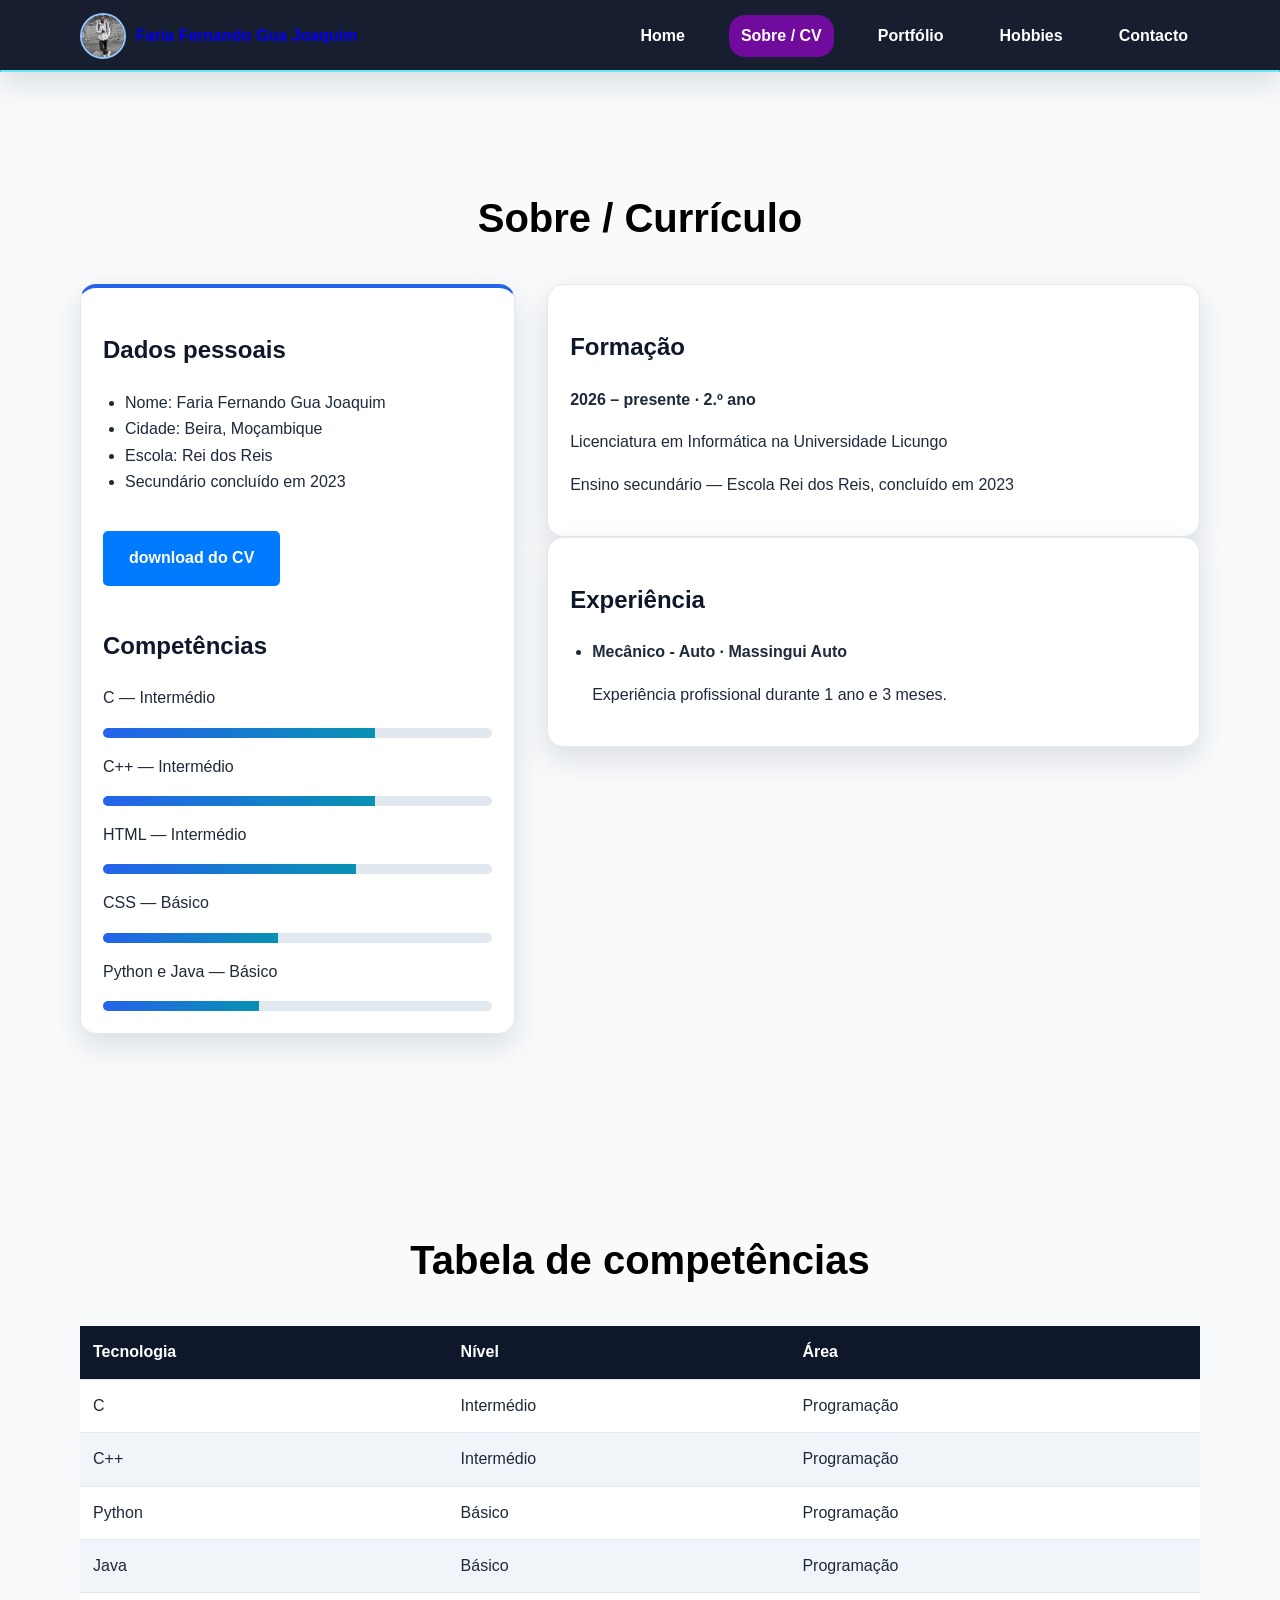
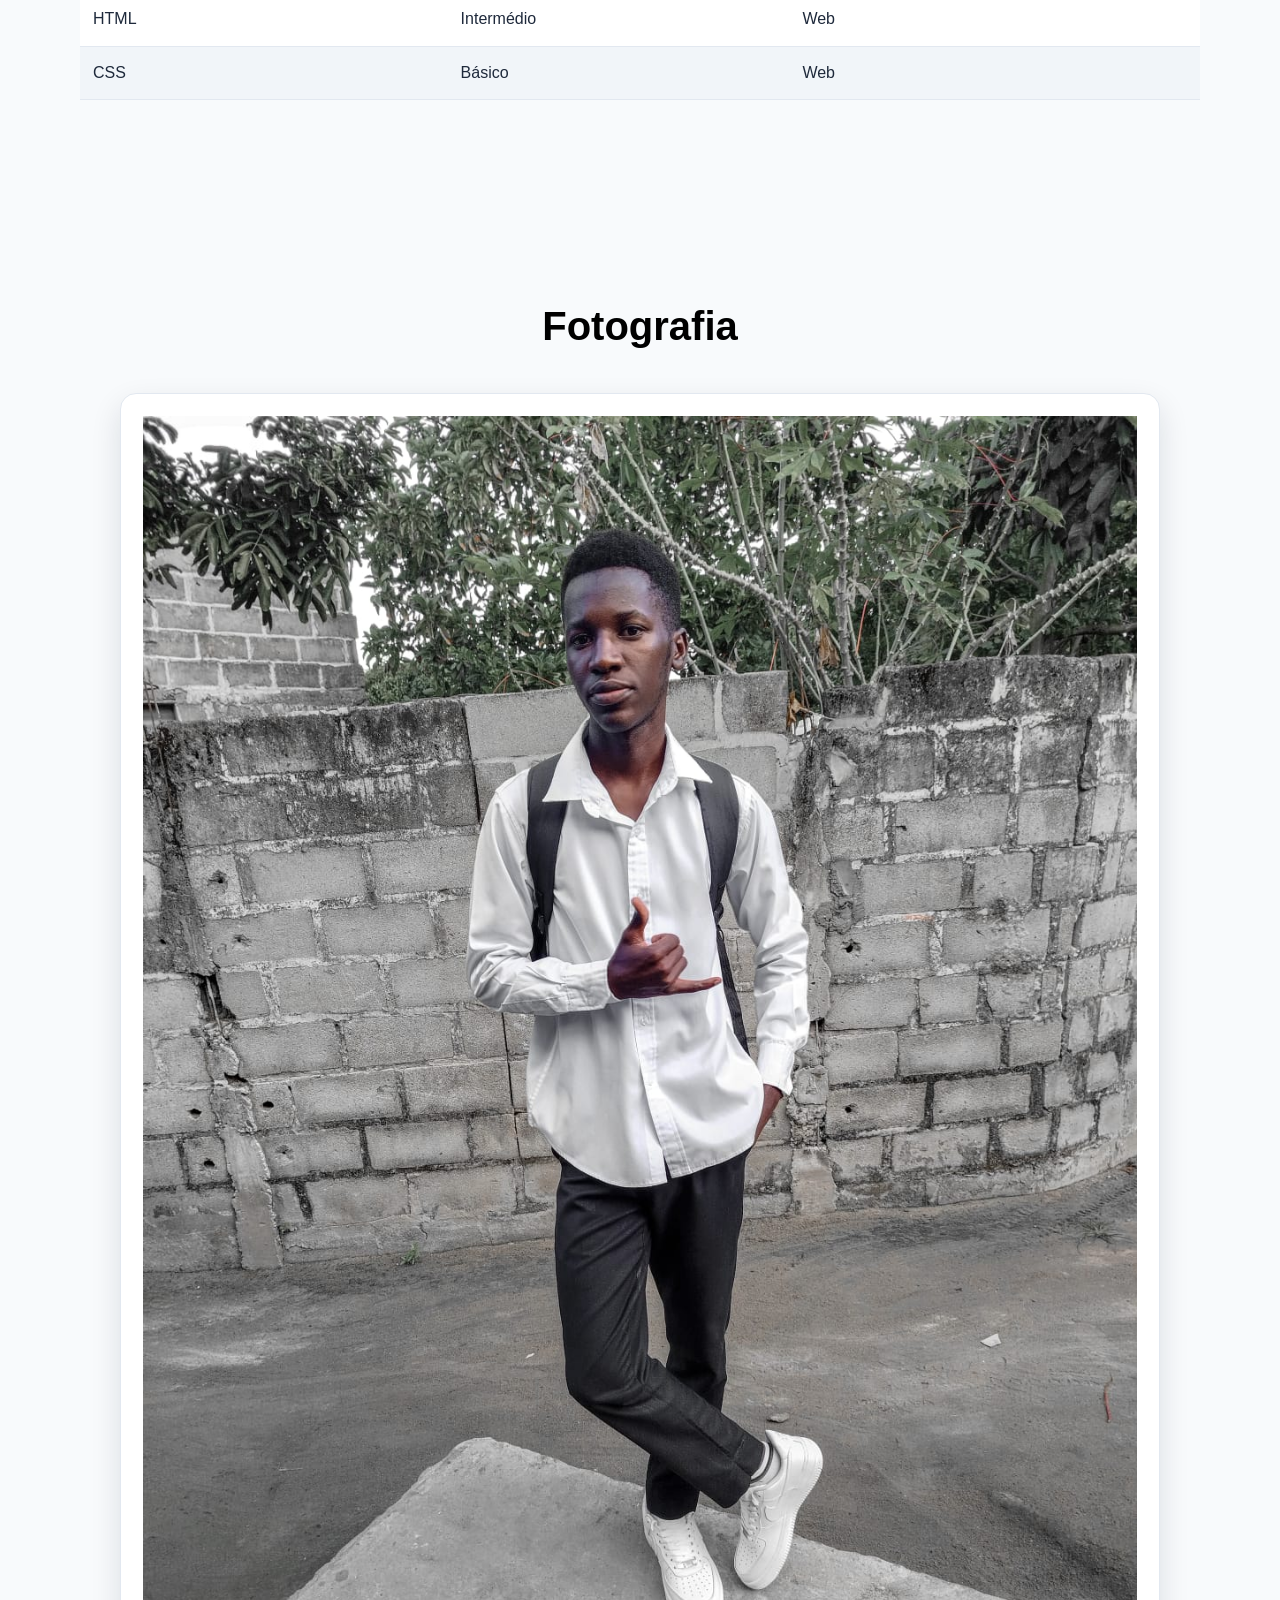
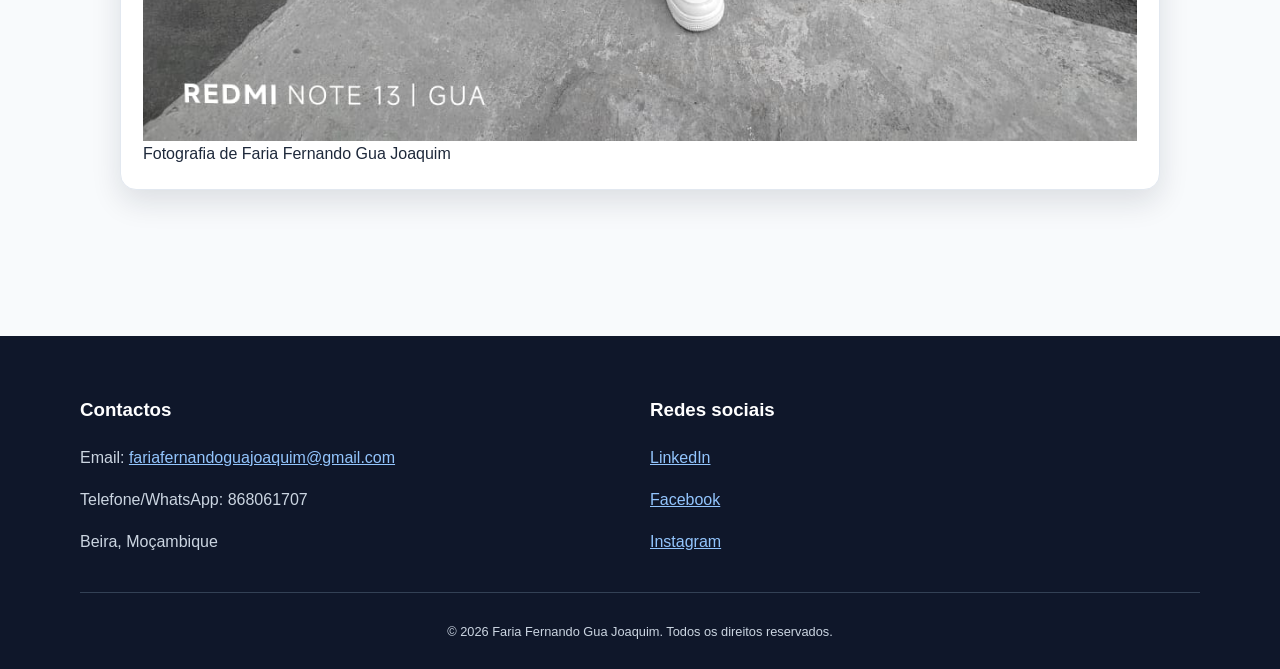
<file: about.html>
<!DOCTYPE html>
<html lang="pt">
    <head>
        <meta charset="UTF-8">
        <meta name="viewport" content="width=device-width, initial-scale=1.0">
        <title>Sobre / Currículo | Faria Fernando Gua Joaquim </title>
        <link rel="stylesheet" href="css/estilo.css">
        <link rel="stylesheet" href="css/responsivo.css">
    </head>
<body>
    <header>
        <div class="container topo">
            <a class="marca" href="index.html">
                <img src="assets/img/perfil2.jpeg" alt="Fotografia de Faria Fernando Gua Joaquim">
                <span>Faria Fernando Gua Joaquim</span>
            </a>
            <nav class="menu" aria-label="Menu principal">
                <a class="" href="index.html">Home</a>
                <a class="active" href="about.html">Sobre / CV</a>
                <a class="" href="portfolio.html">Portfólio</a>
                <a class="" href="hobbies.html">Hobbies</a>
                <a class="" href="contact.html">Contacto</a>
            </nav>
        </div> 
    </header>
    <main>
        <section class="secao container">
            <h1 class="titulo">Sobre / Currículo</h1>
            <div class="cv">
                <aside class="card">
                    <h2>Dados pessoais</h2>
                    <ul>
                        <li>Nome: Faria Fernando Gua Joaquim</li>
                        <li>Cidade: Beira, Moçambique</li>
                        <li>Escola: Rei dos Reis</li>
                        <li>Secundário concluído em 2023</li>
                    </ul>
                    <a href="assets/ficheiros/CV_Faria_Fernando_Gua_Joaquim.pdf" download class="botao-download">
                        download do CV
                    </a>
                    <h2>Competências</h2>
                    <p>C — Intermédio</p>
                    <div class="barra">
                        <span style="--nivel:70%"></span>
                    </div>
                    <p>C++ — Intermédio</p>
                    <div class="barra">
                        <span style="--nivel:70%"></span>
                    </div>
                    <p>HTML — Intermédio</p>
                    <div class="barra">
                        <span style="--nivel:65%"></span>
                    </div>
                    <p>CSS — Básico</p>
                    <div class="barra">
                        <span style="--nivel:45%"></span>
                    </div>
                    <p>Python e Java — Básico</p>
                    <div class="barra">
                        <span style="--nivel:40%"></span>
                    </div>
                </aside>
                <section>
                    <article class="card">
                       <h2>Formação</h2>
                       <p><strong>2026 – presente · 2.º ano</strong></p>
                       <p>Licenciatura em Informática na Universidade Licungo</p>
                       <p>Ensino secundário — Escola Rei dos Reis, concluído em 2023</p>
                    </article>
                    <article class="card">
                        <h2>Experiência</h2>
                        <ul>
                            <li><strong>Mecânico - Auto · Massingui Auto</strong>
                                <p>Experiência profissional durante 1 ano e 3 meses.</p>
                            </li>
                        </ul>
                    </article>
                </section>
            </div>
        </section>
    <section class="secao container">
        <h2 class="titulo">Tabela de competências</h2>
        <div style="overflow-x:auto">
            <table>
                <thead>
                    <tr>
                        <th>Tecnologia</th>
                        <th>Nível</th>
                        <th>Área</th>
                    </tr>
                </thead>
                <tbody>
                    <tr>
                        <td>C</td>
                        <td>Intermédio</td>
                        <td>Programação</td>
                    </tr>
                    <tr>
                        <td>C++</td>
                        <td>Intermédio</td>
                        <td>Programação</td>
                    </tr>
                    <tr>
                        <td>Python</td>
                        <td>Básico</td>
                        <td>Programação</td>
                    </tr>
                    <tr>
                        <td>Java</td>
                        <td>Básico</td>
                        <td>Programação</td>
                    </tr>
                    <tr>
                        <td>HTML</td>
                        <td>Intermédio</td>
                        <td>Web</td>
                    </tr>
                    <tr>
                        <td>CSS</td>
                        <td>Básico</td>
                        <td>Web</td>
                    </tr>
                </tbody>
            </table>
        </div>
    </section>
    <section class="secao container">
    <h2 class="titulo">Fotografia</h2>
    <figure class="card">
        <img src="assets/img/perfil2.jpeg" alt="Fotografia de Faria Fernando Gua Joaquim">
        <figcaption>Fotografia de Faria Fernando Gua Joaquim</figcaption>
    </figure>
    </section>
    </main>
    <footer>
        <div class="container rodape">
            <section>
                <h3>Contactos</h3>
                <p>Email: <a href="mailto:fariafernandoguajoaquim@gmail.com">fariafernandoguajoaquim@gmail.com</a></p>
                <p>Telefone/WhatsApp: 868061707</p>
                <p>Beira, Moçambique</p>
            </section>
            <section>
                <h3>Redes sociais</h3>

                <p><a href="https://www.linkedin.com/in/faria-fernando-gua-joaquim-1b0b4b1b3/" target="_blank">LinkedIn</a></p>
                <p><a href="https://www.facebook.com/Faria.Fernando.26" target="_blank">Facebook</a></p>
                <p><a href="https://www.instagram.com/fariafernandogua" target="_blank">Instagram</a></p>
            </section>
        </div>
        <div class="container fim">
            <p>&copy; 2026 Faria Fernando Gua Joaquim. Todos os direitos reservados.</p>
        </div>
    </footer>
</body>
</html>
</file>
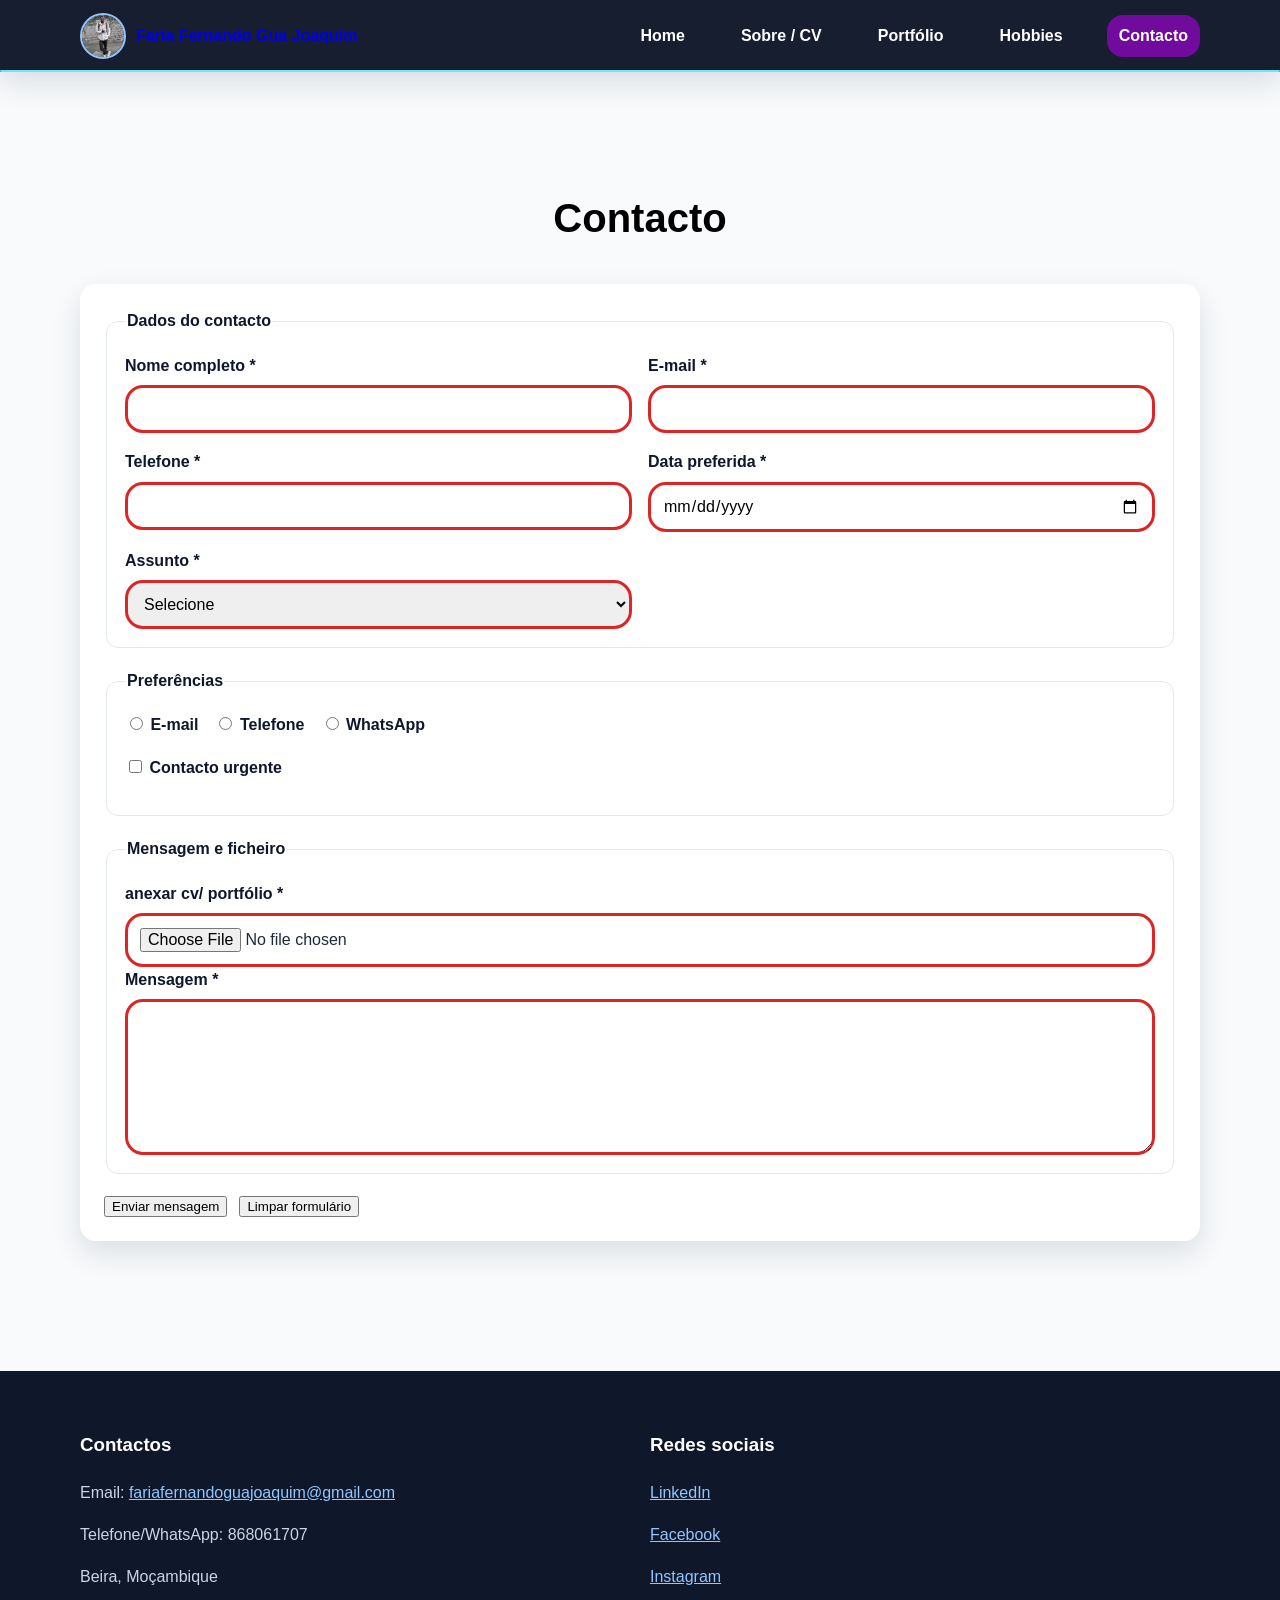
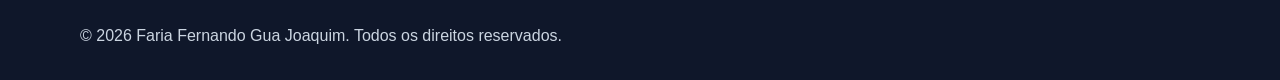
<file: contact.html>
<!DOCTYPE html>
<html lang="pt">
<head>
    <meta charset="UTF-8">
    <meta name="viewport" content="width=device-width, initial-scale=1.0">
    <title>Contacto | Faria Fernando Gua Joaquim</title>
    <link rel="stylesheet" href="css/estilo.css">
    <link rel="stylesheet" href="css/responsivo.css">   
</head>
<body>
    <header>
        <div class="container topo">
            <a class="marca" href="index.html">
                <img src="assets/img/perfil2.jpeg" alt="Fotografia de Faria Fernando Gua Joaquim">
                <span>Faria Fernando Gua Joaquim</span>
            </a>

            <nav class="menu" aria-label="Menu principal">
                <a class="" href="index.html">Home</a>
                <a class="" href="about.html">Sobre / CV</a>
                <a class="" href="portfolio.html">Portfólio</a>
                <a class="" href="hobbies.html">Hobbies</a>
                <a class="active" href="contact.html">Contacto</a>
            </nav>
        </div>
    </header>
    <main>
        <section class="secao container">
            <h1 class="titulo">Contacto</h1>
            <form action="mailto:fariafernandoguajoaquim@gmail.com" method="post" enctype="text/plain">
                <fieldset>
                    <legend>Dados do contacto</legend>
                    <div class="form-grid duas">
                        <div class="campo">
                            <label for="nome">Nome completo *</label>
                            <input id="nome" name="nome" type="text" required minlength="3" maxlength="80">
                        </div>
                        <div class="campo">
                            <label for="email">E-mail *</label>
                            <input id="email" name="email" type="email" required>
                        </div>
                        <div class="campo">
                            <label for="telefone">Telefone *</label>
                            <input id="telefone" name="telefone" type="tel" required pattern="[0-9 +()-]{9,20}">
                        </div>
                        <div class="campo">
                            <label for="data">Data preferida *</label>
                            <input id="data" name="data" type="date" required>
                        </div>
                        <div class="campo">
                            <label for="assunto">Assunto *</label>
                                <select id="assunto" name="assunto" required>
                                    <option value="">Selecione</option>
                                    <option>Projeto Web</option>
                                    <option>Programação</option>
                                    <option>Oportunidade profissional</option>
                                </select>
                            </div>
                        </div>
                    </fieldset>
                    <fieldset>
                        <legend>Preferências</legend>
                        <div class="opcoes">
                            <label>
                                <input type="radio" name="contacto" value="email" required> E-mail
                            </label>
                            <label>
                                <input type="radio" name="contacto" value="telefone" required> Telefone
                            </label>
                            <label>
                                <input type="radio" name="contacto" value="whatsapp" required> WhatsApp
                            </label>
                        </div>
                        <p>
                            <label>
                                <input type="checkbox" name="urgente" value="sim"> Contacto urgente
                            </label>
                        </p>
                    </fieldset>
                    <fieldset>
                        <legend>Mensagem e ficheiro</legend>
                        <div class="campo">
                            <label for="mensagem">anexar cv/ portfólio *</label>
                            <input id="ficheiro" name="ficheiro" type="file" accept=".pdf,.doc,.docx" required>
                        </div>
                        <div class="campo">
                            <label for="mensagem">Mensagem *</label>
                            <textarea id="mensagem" name="mensagem" rows="7" required minlength="10" maxlength="1000"></textarea>
                        </div>
                    </fieldset>
                    <div class="botoes">
                        <button classe="btn primario" type="submit">Enviar mensagem</button>
                        <button classe="btn secundario" type="reset">Limpar formulário</button>
                    </div>
                </form>
            </section>
        </main> 
    <footer>
        <div class="container rodape">
            <section>
                <h3>Contactos</h3>
                <p>Email: <a href="mailto:fariafernandoguajoaquim@gmail.com">fariafernandoguajoaquim@gmail.com</a></p>
                <p>Telefone/WhatsApp: 868061707</p>
                <p>Beira, Moçambique</p>
            </section>
            <section>
                <h3>Redes sociais</h3>
                <p><a href="https://www.linkedin.com/in/faria-fernando-gua-joaquim-0b1b4a1b6/" target="_blank">LinkedIn</a></p> 
                <p><a href="https://www.facebook.com/fariafernandogua" target="_blank">Facebook</a></p>
                <p><a href="https://www.instagram.com/fariafernandogua/" target="_blank">Instagram</a></p>
            </section>  
        </div>
        <div class="container rodape">  
            <p>© 2026 Faria Fernando Gua Joaquim. Todos os direitos reservados.</p>
        </div>
</body>
</html>
</file>
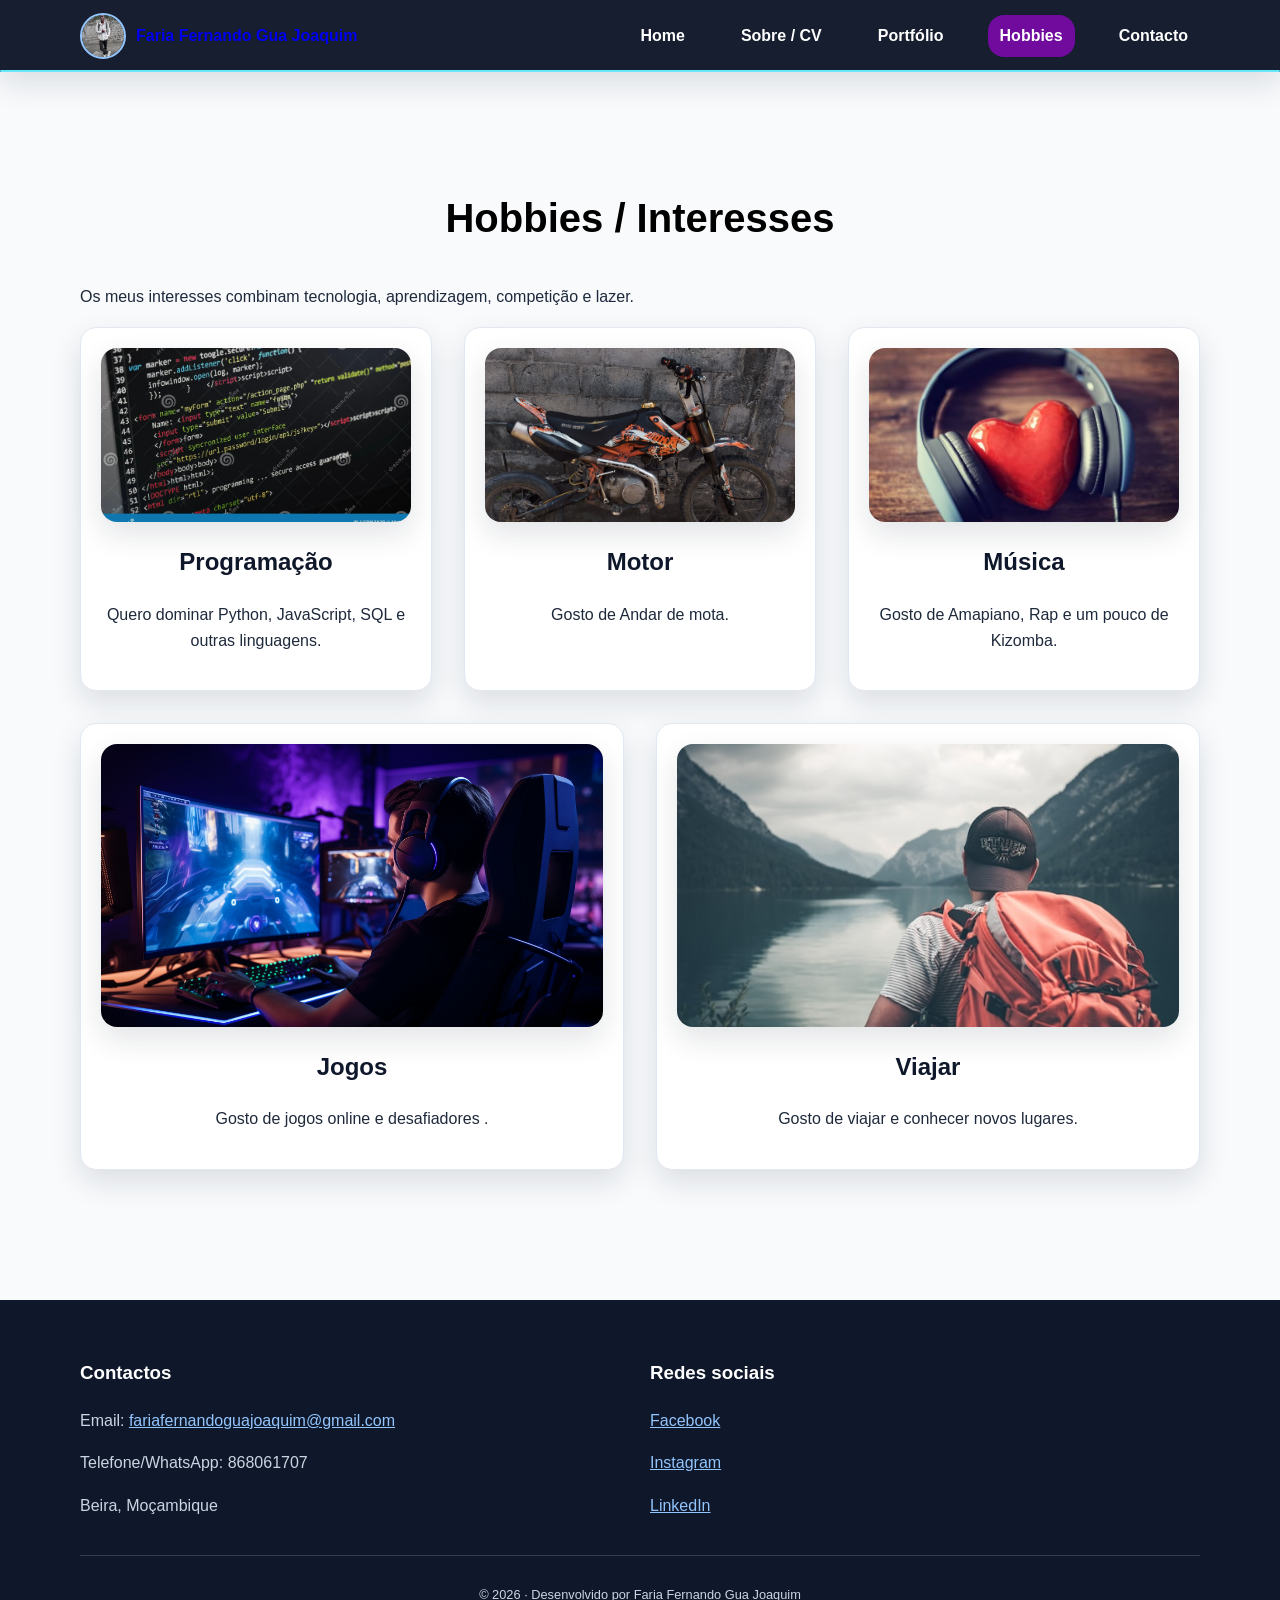
<file: hobbies.html>
<!DOCTYPE html>
<html lang="pt">
<head>
    <meta charset="UTF-8">
    <meta name="viewport" content="width=device-width, initial-scale=1.0">
    <title>Hobbies | Faria Fernando Gua Joaquim</title>
    <link rel="stylesheet" href="css/estilo.css">
    <link rel="stylesheet" href="css/responsivo.css">
</head>
<body>
    <header>
        <div class="container topo">
            <a class="marca" href="index.html">
                <img src="assets/img/perfil2.jpeg" alt="Fotografia de Faria Fernando Gua Joaquim">
                <span>Faria Fernando Gua Joaquim</span>
            </a>

            <nav class="menu" aria-label="Menu principal">
                <a class="" href="index.html">Home</a>
                <a class="" href="about.html">Sobre / CV</a>
                <a class="" href="portfolio.html">Portfólio</a>
                <a class="active" href="hobbies.html">Hobbies</a>
                <a class="" href="contact.html">Contacto</a>
            </nav>
        </div>
    </header>
    <main>
        <section class="secao container">
            <h1 class="titulo">Hobbies / Interesses</h1>
            <p>Os meus interesses combinam tecnologia, aprendizagem, competição e lazer.</p>
            <div class="hobbies">
                <article class="card hobby">
                    <img src="assets/img/processo-de-codificação-programação.png" alt="Ilustração de programação" width="800" height="500">
                    <h2>Programação</h2>
                    <p>Quero dominar Python, JavaScript, SQL e outras linguagens.</p>
                </article>
                <article class="card hobby">
                    <img src="assets/img/moto.jpg" alt="Ilustração de desporto" width="800" height="500">
                    <h2>Motor</h2>
                    <p>Gosto de Andar de mota.</p>
                </article>
                <article class="card hobby">
                    <img src="assets/img/musica.jpeg" alt="Ilustração de música" width="800" height="500">
                  <h2>Música</h2>
                    <p>Gosto de Amapiano, Rap e um pouco de Kizomba.</p>
                </article>
                <article class="card hobby">
                    <img src="assets/img/gamer-jpg" alt="Ilustração de jogos" width="800" height="500">
                    <h2>Jogos</h2>
                    <p>Gosto de jogos online e desafiadores .</p>
                </article>
                <article class="card hobby">
                    <img src="assets/img/viajem.jpeg" alt="Ilustração de viajar" width="800" height="500">
                    <h2>Viajar</h2>
                    <p>Gosto de viajar e conhecer novos lugares.</p>
                </article>
            </div>
        </section>
    </main>
    <footer>
        <div class="container rodape">
            <section>
                <h3>Contactos</h3>
                <p>Email: 
                    <a href="mailto:fariafernandoguajoaquim@gmail.com">fariafernandoguajoaquim@gmail.com</a>
                </p>
                <p>Telefone/WhatsApp: 868061707</p>
                <p>Beira, Moçambique</p>
            </section>
            <section>
                <h3>Redes sociais</h3>
                <p><a href="https://www.facebook.com/faria.fernando.gua" target="_blank">Facebook</a></p>
                <p><a href="https://www.instagram.com/fariafernandogua" target="_blank">Instagram</a></p>
                <p><a href="https://www.linkedin.com/in/faria-fernando-gua-joaquim" target="_blank">LinkedIn</a></p>
            </section>
        </div>
        <div class="container fim">
                    <p>© 2026 · Desenvolvido por Faria Fernando Gua Joaquim</p>
                </div>
            </footer>
        </body>
        </html>
</file>
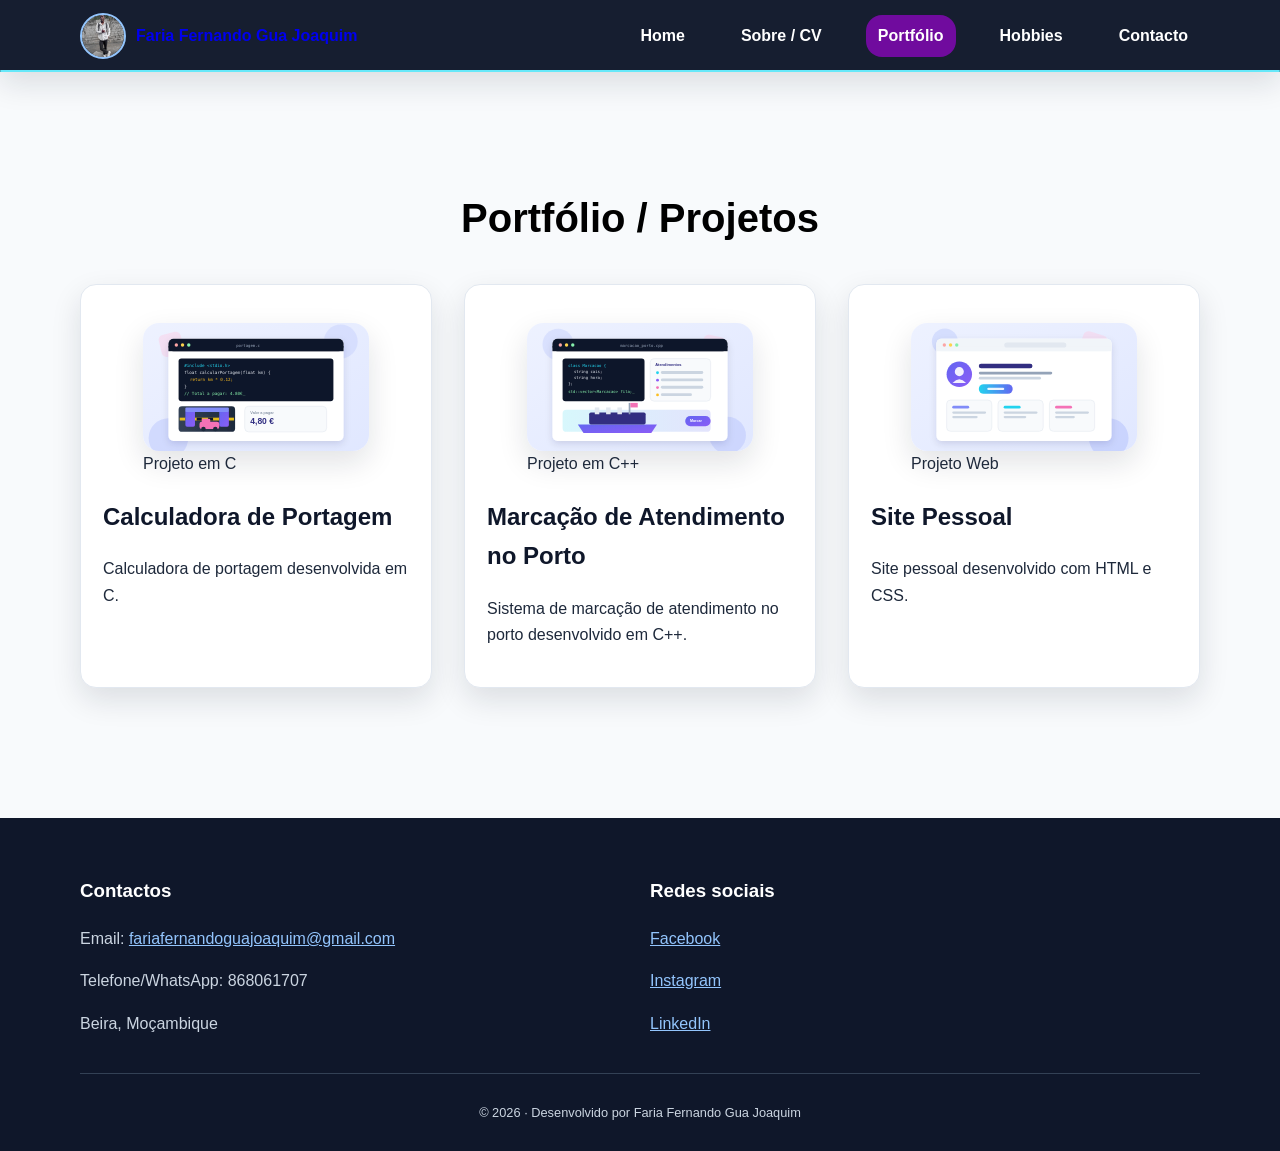
<file: portfolio.html>
<!DOCTYPE html>
<html lang="pt">
<head>
    <meta charset="UTF-8">
    <meta name="viewport" content="width=device-width, initial-scale=1.0">
    <title>Portfólio | Faria Fernando Gua Joaquim</title>
    <link rel="stylesheet" href="css/estilo.css">
    <link rel="stylesheet" href="css/responsivo.css">
</head>
<body>
    <header>
        <div class="container topo">
            <a class="marca" href="index.html">
                <img src="assets/img/perfil2.jpeg" alt="Fotografia de Faria Fernando Gua Joaquim">
                <span>Faria Fernando Gua Joaquim</span>
            </a>

            <nav class="menu" aria-label="Menu principal">
                <a class="" href="index.html">Home</a>
                <a class="" href="about.html">Sobre / CV</a>
                <a class="active" href="portfolio.html">Portfólio</a>
                <a class="" href="hobbies.html">Hobbies</a>
                <a class="" href="contact.html">Contacto</a>
            </nav>
        </div>
    </header>
    <main>
        <section class="secao container">
            <h1 class="titulo">Portfólio / Projetos</h1>
            <div class="portfolio">
                <article class="card projeto">
                    <figure>
                        <img src="assets/img/projeto-c.svg" alt="Ilustração da calculadora de portagem desenvolvida em C" width="800" height="500">
                        <figcaption>Projeto em C</figcaption>
                    </figure>
                    <h2>Calculadora de Portagem</h2>
                    <p>Calculadora de portagem desenvolvida em C.</p>
                </article>
                <article class="card projeto">
                    <figure>
                        <img src="assets/img/projeto-cpp.svg" alt="Ilustração do sistema de marcação de atendimento no porto em C++" width="800" height="500">
                        <figcaption>Projeto em C++</figcaption>
                    </figure>
                    <h2>Marcação de Atendimento no Porto</h2>
                    <p>Sistema de marcação de atendimento no porto desenvolvido em C++.</p>
                </article>
                <article class="card projeto">
                    <figure>
                        <img src="assets/img/projeto-web.svg" alt="Ilustração de um site pessoal" width="800" height="500">
                        <figcaption>Projeto Web</figcaption>
                    </figure>
                    <h2>Site Pessoal</h2>
                    <p>Site pessoal desenvolvido com HTML e CSS.</p>
                </article>
            </div>
        </section>
    </main>
    <footer>
        <div class="container rodape">
            <section>
                <h3>Contactos</h3>
                <p>Email: 
                    <a href="mailto:fariafernandoguajoaquim@gmail.com">fariafernandoguajoaquim@gmail.com</a>
                </p>
                <p>Telefone/WhatsApp: 868061707</p>
                <p>Beira, Moçambique</p>
            </section>
            <section>
                <h3>Redes sociais</h3>
                <p><a href="https://www.facebook.com/faria.fernando.9" target="_blank">Facebook</a></p>
                <p><a href="https://www.instagram.com/fariafernandogua/" target="_blank">Instagram</a></p>
                <p><a href="https://www.linkedin.com/in/faria-fernando-gua-joaquim-1b0b4b1b6/" target="_blank">LinkedIn</a></p>
            </section>
        </div>
        <div class="container fim">
            <p>© 2026 · Desenvolvido por Faria Fernando Gua Joaquim</p>
        </div>
    </footer>
</body>
</html>
</file>
<file: css/estilo.css>
:root{
    --azul:#2563eb;
    --escuro:#0f172a;
    --claro:#f8fafc;
    --texto:#1e293b;
    --suave:#64748b;
    --borda:#e2e8f0;
    --sombra:0 12px 30px rgba(15,23,42,.12);
    --raio:16px;--max:1120px
}
*{box-sizing:border-box}
html{scroll-behavior:smooth}
body{
    margin:0;
    font-family:Inter,Arial,sans-serif;
    background:var(--claro);
    color:var(--texto);
    line-height:1.65}
img,video{
    max-width:100%;
    height:auto;
    display:block
}
.container{
    width:min(92%,var(--max));
    margin:auto}
header{
    position:sticky;
    top:0;
    z-index:20;
    background:rgba(15,23,42,.97);
    color:white;
    box-shadow:var(--sombra)
}
.topo{
    min-height:72px;
    display:flex;
    align-items:center;
    justify-content:space-between;
    gap:16px
}
.marca{
    display:flex;
    align-items:center;
    gap:10px;
    text-decoration:none;
    font-weight:800
}
.marca img{
    width:46px;
    height:46px;
    border-radius:50%;
    object-fit:cover;
    border:2px solid #93c5fd
}
.menu{
    display:flex;
    flex-wrap:wrap;
    gap:16px
}
.menu a{
    text-decoration:none;
    color:white;
    font-weight:600;
    padding:8px 12px;
    border-radius:var(--raio);
    transition:.3s
}
.menu a:hover,.menu a:focus,.menu a.active{
    background:#700b9e;
}
.menu a::after{
    content:"";
    position:absolute;
    left:0;
    bottom:0;
    width:100%;
    height:2px;
    background:#67e8f9;
    border-radius:var(--raio);
    transform:scaleX(0);
    transition:.3s
}
.menu a:hover::after,.menu a.active::after{
    transform:scaleX(1)
}
.hero{
    display:grid;
    gap:32px;
    align-items:center;
    padding:80px 0
}
.hero h1{
    font-size:clamp(2.5rem,7vw,5rem);
    line-height:1.05;
    color:var(--escuro);
    margin:0 0 18px
}
.hero h1 span{
    color:var(--azul)
}
.tagline{
    font-size:1.25rem;
    font-weight:800;
    color:var(--suave);
   
}
.lead{
    font-size:1.1rem;
    color:var(--suave);   
}
.foto{
    justify-self:center;
}
.foto img{
    width:min(480px,82vw);
    aspect-ratio:1/1;
    object-fit:cover;
    object-position:center top;
    border: 8px solid white;
    border-radius: 30px;
    box-shadow: var(--sombra);
    animation: flutuar 4s ease-in-out infinite;
}
@keyframes flutuar{
    50%{transform:translateY(-8px)}
}
.secao{
    padding:80px 0
}
.titulo{
    text-align:center;
    color:rgb(0, 0, 0);
    font-size:clamp(1.5rem,5vw,2.5rem);
}
.titulo::before{
    content:"";
    color:#0891b2;
    font-size:.6em;
}
.botoes{
    display:flex;
    flex-wrap:wrap;
    gap:12px;
    margin-top:22px;
}
.btn{
    display:inline-block;
    padding:12px 18px;
    border:2px solid rgba(0, 31, 207, 0.39);
    border-radius: 9px;
    text-decoration:none;
    font-weight:600;
    border-radius:var(--raio);
    transition:.25s
}
.btn:hover,.btn:focus{
    transform: translateY(-2px);
    box-shadow: 0 8px 18px #00309733;
}
.primario{
    background:var(--azul);
    color:white;
}
.secundario{
    background:white;
    color:var(--azul);
}
.botao-download {
    display: inline-block;
    margin: 20px 0;
    padding: 12px 24px;
    background-color: #007bff;
    color: white;
    text-decoration: none;
    border-radius: 5px;
    font-weight: bold;
    font-size: 16px;
    border: 2px solid #007bff;
    transition: all 0.3s ease;
    cursor: pointer;
}

.botao-download:hover {
    background-color: white;
    color: #007bff;
    border-color: #007bff;
    transform: translateY(-2px);
    box-shadow: 0 4px 8px rgba(0, 123, 255, 0.2);
}

.botao-download:active {
    transform: translateY(0);
}
.cards{
    display:grid;
    gap:32px;
    grid-template-columns:repeat(auto-fit,minmax(280px,1fr));
}
.card{
    background:white;
    border:1px solid var(--borda);
    border-radius:var(--raio);
    padding:22px;
    box-shadow:var(--sombra);
    transition:.25s
}
.card:hover{
    transform:translateY(-5px)
}
.card>h2,.card>h3{
    color:var(--escuro)
}
.stats{
    display:flex;
    flex-wrap:wrap;
    justify-content:center;
    gap:16px
}
.stat{
    flex:1 1 180px;
    text-align:center;
    background:white;
    padding:20px;
    border-radius:var(--raio);
    box-shadow:var(--sombra)
}
.stat strong{
    display:block;
    font-size:2rem;
    color:var(--azul)
}
.cv{
    display:grid;
    gap:32px;
}
.cv aside{
    border-top: 4px solid var(--azul);
} ul,ol{padding-left:22px}
table{
    width:100%;
    border-collapse:collapse;
    background:white;
    box-shadow:var(--sombra)
}
th,td{
    padding:13px;
    text-align:left;
    border-bottom:1px solid var(--borda)
}
thead{
    background:var(--escuro);
    color:white;
}tbody tr:nth-child(even){
    background: #f1f5f9;
}
.barra{
    height:10px;
    background:#e2e8f0;
    border-radius:99px;
    overflow:hidden;
}
.barra span{
    display:block;
    height:100%;
    width:var(--nivel);
    background:linear-gradient(90deg, var(--azul), #0891b2);
}
.portfolio{
    display:grid;
    gap:32px;
    grid-template-columns:repeat(auto-fit,minmax(280px,1fr));
}
.projeto img{
    width:100%;
    aspect-ratio:16/9;
    object-fit:cover;
    border-radius:var(--raio);
    box-shadow:var(--sombra)
}
.hobbies{
    display:flex;
    flex-wrap:wrap;
    gap:32px;
}
.hobby{
    flex:1 1 280px;
    text-align:center;
    background:white;
    padding:20px;
    border-radius:var(--raio);
    box-shadow:var(--sombra);
}
.hobby img{
    width:100%;
    aspect-ratio:16/9;
    object-fit:cover;
    border-radius:var(--raio);
    box-shadow:var(--sombra)
}
form{
    background:white;
    padding:24px;
    border-radius:var(--raio);
    box-shadow:var(--sombra)
}
fieldset{
    border:1px solid var(--borda);
    border-radius:12px;
    margin-bottom:20px;
    padding:18px;
}
legend{
    font-weight:600;
    color:var(--escuro);
}
.form-grid{
    display:grid;
    gap:16px;
    grid-template-columns:repeat(auto-fit,minmax(220px,1fr));
}
.campo{
    display:flex;
    flex-direction:column;
    gap:6px;
}
label{
    font-weight:600;
    color:var(--escuro);
}
input,textarea,select{
    padding:12px;
    border:3px solid #cbd5e1;
    border-radius:18px;
    font-family:inherit;
    font-size:1rem;
}
input:focus,textarea:focus,select:focus{
    outline:none;
    border-color:var(--azul);
    box-shadow:0 0 0 3px #2563eb22;
}
input[type="radio"],input[type="checkbox"]{
    width:auto;
    accent-color:var(--azul);
}
input:invalid:not(:placeholder-shown),textarea:invalid:not(:placeholder-shown),select:invalid{
    border-color:#dc2626;
}
.opcoes{
    display:flex;
    flex-wrap:wrap;
    gap:16px;
}
.media{
    background:#020617;
    padding:16px;
    border-radius:var(--raio);
}
.audio{
    width:100%;
}
.nota{
    color:var(--suave);
    font-size:.9rem;
}
footer{
    background:var(--escuro);
    color:#cbd5e1;
    padding:40px 0 15px;
    margin-top:50px;
}
.rodape{
    display:grid;
    gap:20px;
}
.rodape h3{
    color:white;   
}
.rodape a{
    color:#93c5fd;
}
.fim{
    text-align:center;
    border-top:1px solid #334155;
    margin-top:20px;
    padding-top:15px;
    font-size:.8rem;
}
@media(min-width:768px){
    .topo{gap:32px}
    .menu{gap:32px}
    .hero{grid-template-columns:1.2fr .8fr}
    .cv{grid-template-columns:.8fr 1.2fr}
    .form-grid.duas{grid-template-columns:1fr 1fr}
    .rodape{grid-template-columns:1fr 1fr}
}
@media(max-width:768px){
    .container{width:94%}
}
@media(max-width:480px){
    .topo{
        flex-direction:column;
        align-items:flex-start;
        padding:10px 0;
    }
    .menu a{
        padding:8px;
    }
    .botoes .btn{
        width:100%;
        text-align:center;
    
    }
    .hobby{
        max-width:none;
    }
}
</file>
<file: css/responsivo.css>
@media(max-width:480px){
    .secao{padding:40px 0}
    .titulo{font-size:1.8rem}
}
</file>
